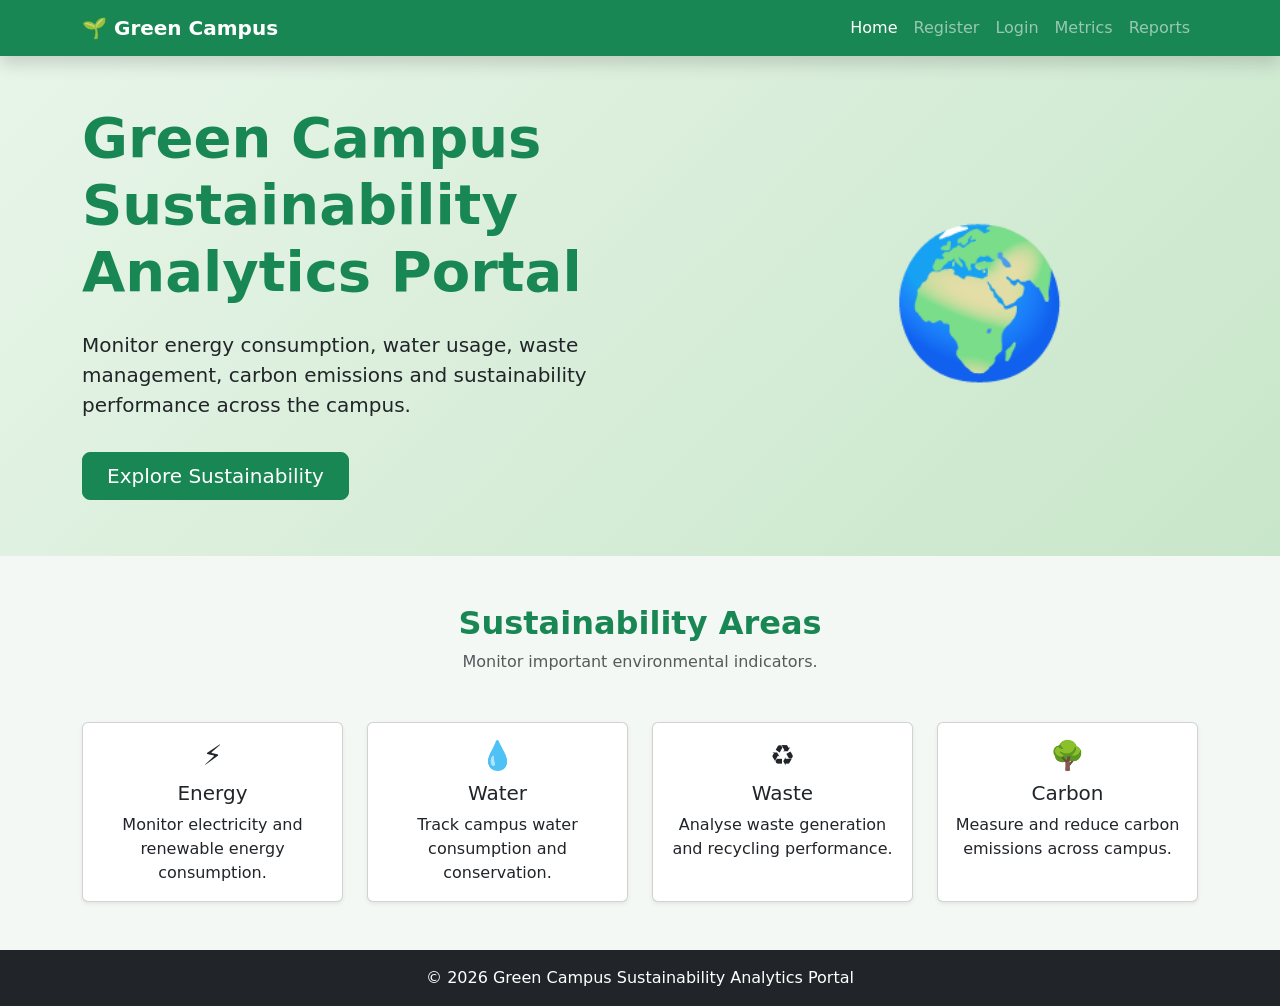
<file: index.html>
<!DOCTYPE html>
<html lang="en">
<head>
    <meta charset="UTF-8">
    <meta name="viewport" content="width=device-width, initial-scale=1.0">

    <title>Green Campus Sustainability Portal</title>

    <!-- Bootstrap CSS -->
    <link href="https://cdn.jsdelivr.net/npm/bootstrap@5.3.3/dist/css/bootstrap.min.css"
          rel="stylesheet">

    <!-- Custom CSS -->
    <link rel="stylesheet" href="style.css">
</head>

<body>

<!-- NAVBAR -->
<nav class="navbar navbar-expand-lg navbar-dark bg-success shadow">

    <div class="container">

        <a class="navbar-brand fw-bold" href="index.html">
            🌱 Green Campus
        </a>

        <button class="navbar-toggler"
                type="button"
                data-bs-toggle="collapse"
                data-bs-target="#navbarMenu">

            <span class="navbar-toggler-icon"></span>

        </button>

        <div class="collapse navbar-collapse"
             id="navbarMenu">

            <ul class="navbar-nav ms-auto">

                <li class="nav-item">
                    <a class="nav-link active"
                       href="index.html">
                        Home
                    </a>
                </li>

                <li class="nav-item">
                    <a class="nav-link"
                       href="register.html">
                        Register
                    </a>
                </li>

                <li class="nav-item">
                    <a class="nav-link"
                       href="login.html">
                        Login
                    </a>
                </li>

                <li class="nav-item">
                    <a class="nav-link"
                       href="metrics.html">
                        Metrics
                    </a>
                </li>

                <li class="nav-item">
                    <a class="nav-link"
                       href="reports.html">
                        Reports
                    </a>
                </li>

            </ul>

        </div>

    </div>

</nav>


<!-- HERO SECTION -->
<section class="hero-section py-5">

    <div class="container">

        <div class="row align-items-center g-5">

            <!-- HERO TEXT -->
            <div class="col-lg-7 text-center text-lg-start">

                <h1 class="display-4 fw-bold text-success">
                    Green Campus Sustainability Analytics Portal
                </h1>

                <p class="lead mt-4">
                    Monitor energy consumption, water usage,
                    waste management, carbon emissions and
                    sustainability performance across the campus.
                </p>

                <a href="metrics.html"
                   class="btn btn-success btn-lg mt-3 px-4">

                    Explore Sustainability

                </a>

            </div>


            <!-- HERO ICON -->
            <div class="col-lg-5 text-center">

                <div class="earth-icon">
                    🌍
                </div>

            </div>

        </div>

    </div>

</section>


<!-- FEATURES -->
<section class="py-5">

    <div class="container">

        <div class="text-center mb-5">

            <h2 class="fw-bold text-success">
                Sustainability Areas
            </h2>

            <p class="text-muted">
                Monitor important environmental indicators.
            </p>

        </div>


        <div class="row g-4">

            <div class="col-md-6 col-lg-3">

                <div class="card h-100 shadow-sm feature-card">

                    <div class="card-body text-center">

                        <h3>⚡</h3>

                        <h5 class="card-title">
                            Energy
                        </h5>

                        <p class="card-text">
                            Monitor electricity and renewable
                            energy consumption.
                        </p>

                    </div>

                </div>

            </div>


            <div class="col-md-6 col-lg-3">

                <div class="card h-100 shadow-sm feature-card">

                    <div class="card-body text-center">

                        <h3>💧</h3>

                        <h5 class="card-title">
                            Water
                        </h5>

                        <p class="card-text">
                            Track campus water consumption
                            and conservation.
                        </p>

                    </div>

                </div>

            </div>


            <div class="col-md-6 col-lg-3">

                <div class="card h-100 shadow-sm feature-card">

                    <div class="card-body text-center">

                        <h3>♻️</h3>

                        <h5 class="card-title">
                            Waste
                        </h5>

                        <p class="card-text">
                            Analyse waste generation and
                            recycling performance.
                        </p>

                    </div>

                </div>

            </div>


            <div class="col-md-6 col-lg-3">

                <div class="card h-100 shadow-sm feature-card">

                    <div class="card-body text-center">

                        <h3>🌳</h3>

                        <h5 class="card-title">
                            Carbon
                        </h5>

                        <p class="card-text">
                            Measure and reduce carbon
                            emissions across campus.
                        </p>

                    </div>

                </div>

            </div>

        </div>

    </div>

</section>


<!-- FOOTER -->
<footer class="bg-dark text-white text-center py-3 mt-auto">

    <p class="mb-0">
        © 2026 Green Campus Sustainability Analytics Portal
    </p>

</footer>


<!-- Bootstrap JS -->
<script src="https://cdn.jsdelivr.net/npm/bootstrap@5.3.3/dist/js/bootstrap.bundle.min.js"></script>

<script src="script.js"></script>

</body>
</html>
</file>
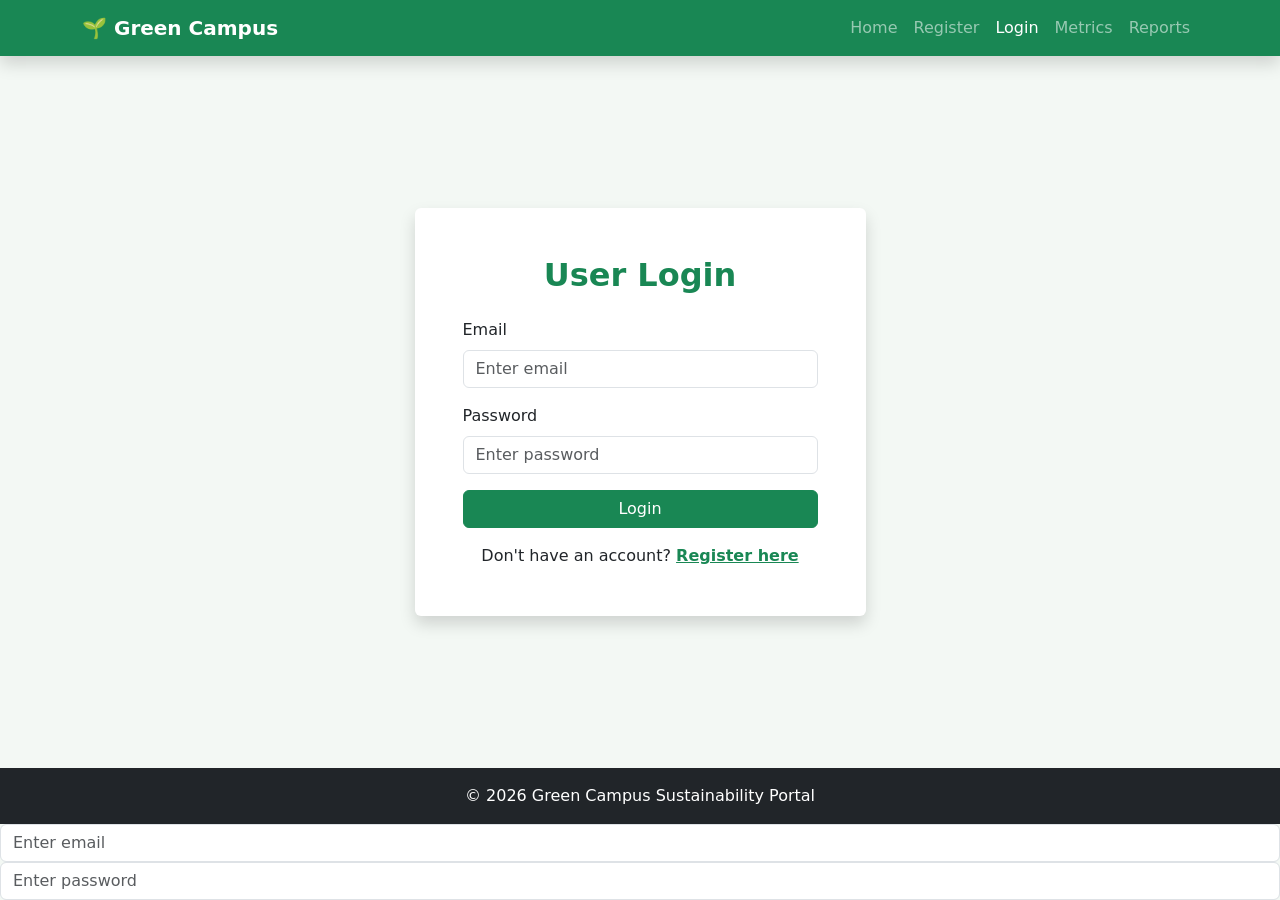
<file: login.html>
<!DOCTYPE html>
<html lang="en">

<head>

    <meta charset="UTF-8">

    <meta name="viewport"
          content="width=device-width, initial-scale=1.0">

    <title>Login - Green Campus</title>

    <link href="https://cdn.jsdelivr.net/npm/bootstrap@5.3.3/dist/css/bootstrap.min.css"
          rel="stylesheet">

    <link rel="stylesheet"
          href="style.css">

</head>


<body class="d-flex flex-column min-vh-100">


<!-- NAVBAR -->
<nav class="navbar navbar-expand-lg navbar-dark bg-success shadow">

    <div class="container">

        <a class="navbar-brand fw-bold"
           href="index.html">

            🌱 Green Campus

        </a>


        <button class="navbar-toggler"
                type="button"
                data-bs-toggle="collapse"
                data-bs-target="#navbarMenu">

            <span class="navbar-toggler-icon"></span>

        </button>


        <div class="collapse navbar-collapse"
             id="navbarMenu">

            <ul class="navbar-nav ms-auto">

                <li class="nav-item">
                    <a class="nav-link"
                       href="index.html">
                        Home
                    </a>
                </li>

                <li class="nav-item">
                    <a class="nav-link"
                       href="register.html">
                        Register
                    </a>
                </li>

                <li class="nav-item">
                    <a class="nav-link active"
                       href="login.html">
                        Login
                    </a>
                </li>

                <li class="nav-item">
                    <a class="nav-link"
                       href="metrics.html">
                        Metrics
                    </a>
                </li>

                <li class="nav-item">
                    <a class="nav-link"
                       href="reports.html">
                        Reports
                    </a>
                </li>

            </ul>

        </div>

    </div>

</nav>


<!-- LOGIN FORM -->
<main class="flex-grow-1 d-flex align-items-center py-5">

    <div class="container">

        <div class="row justify-content-center">

            <div class="col-sm-10 col-md-8 col-lg-6 col-xl-5">

                <div class="card shadow border-0">

                    <div class="card-body p-4 p-md-5">

                        <h2 class="text-center text-success fw-bold mb-4">
                            User Login
                        </h2>


                        <form id="loginForm">

                            <div class="mb-3">

                                <label class="form-label">
                                    Email
                                </label>

                                <input type="email"
                                       class="form-control"
                                       id="loginEmail"
                                       placeholder="Enter email">

                            </div>


                            <div class="mb-3">

                                <label class="form-label">
                                    Password
                                </label>

                                <input type="password"
                                       class="form-control"
                                       id="loginPassword"
                                       placeholder="Enter password">

                            </div>


                            <button type="submit"
                                    class="btn btn-success w-100">

                                Login

                            </button>


                            <p id="loginMessage"
                               class="text-center mt-3 fw-bold">
                            </p>

                        </form>


                        <p class="text-center mt-3 mb-0">

                            Don't have an account?

                            <a href="register.html"
                               class="text-success fw-bold">

                                Register here

                            </a>

                        </p>

                    </div>

                </div>

            </div>

        </div>

    </div>

</main>


<footer class="bg-dark text-white text-center py-3">

    <p class="mb-0">
        © 2026 Green Campus Sustainability Portal
    </p>

</footer>


<script src="https://cdn.jsdelivr.net/npm/bootstrap@5.3.3/dist/js/bootstrap.bundle.min.js"></script>

<script src="script.js"></script>
<input type="email"
       class="form-control"
       id="loginEmail"
       placeholder="Enter email"
       required>

<input type="password"
       class="form-control"
       id="loginPassword"
       placeholder="Enter password"
       required>

</body>
</html>
</file>
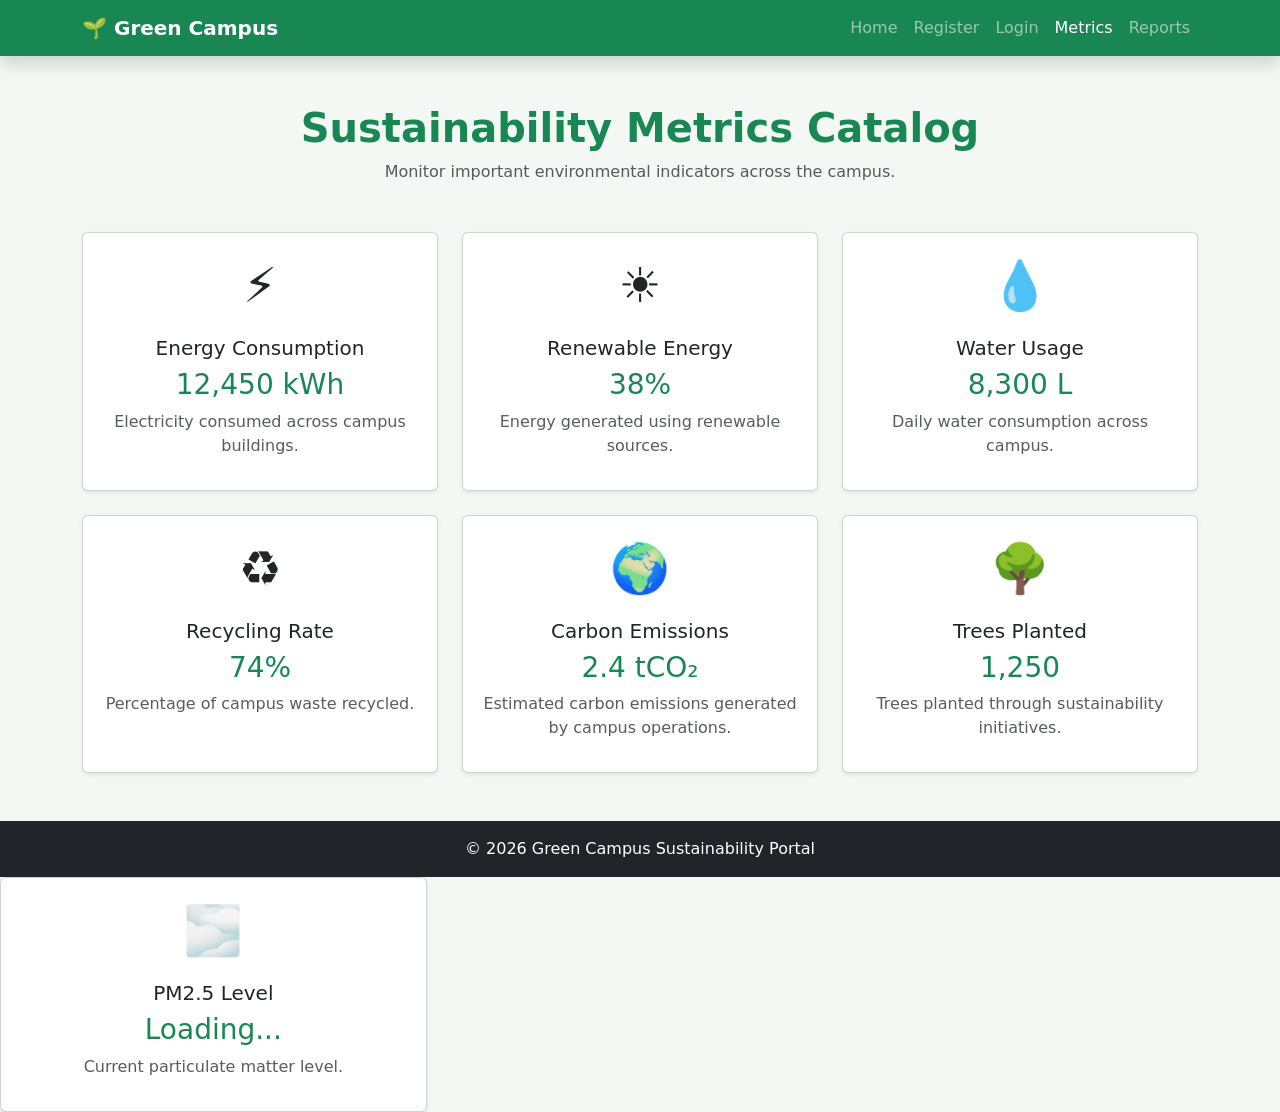
<file: metrics.html>
<!DOCTYPE html>
<html lang="en">

<head>

    <meta charset="UTF-8">

    <meta name="viewport"
          content="width=device-width, initial-scale=1.0">

    <title>Sustainability Metrics</title>

    <link href="https://cdn.jsdelivr.net/npm/bootstrap@5.3.3/dist/css/bootstrap.min.css"
          rel="stylesheet">

    <link rel="stylesheet"
          href="style.css">

</head>


<body class="d-flex flex-column min-vh-100">


<!-- NAVBAR -->
<nav class="navbar navbar-expand-lg navbar-dark bg-success shadow">

    <div class="container">

        <a class="navbar-brand fw-bold"
           href="index.html">

            🌱 Green Campus

        </a>


        <button class="navbar-toggler"
                type="button"
                data-bs-toggle="collapse"
                data-bs-target="#navbarMenu">

            <span class="navbar-toggler-icon"></span>

        </button>


        <div class="collapse navbar-collapse"
             id="navbarMenu">

            <ul class="navbar-nav ms-auto">

                <li class="nav-item">
                    <a class="nav-link"
                       href="index.html">
                        Home
                    </a>
                </li>

                <li class="nav-item">
                    <a class="nav-link"
                       href="register.html">
                        Register
                    </a>
                </li>

                <li class="nav-item">
                    <a class="nav-link"
                       href="login.html">
                        Login
                    </a>
                </li>

                <li class="nav-item">
                    <a class="nav-link active"
                       href="metrics.html">
                        Metrics
                    </a>
                </li>

                <li class="nav-item">
                    <a class="nav-link"
                       href="reports.html">
                        Reports
                    </a>
                </li>

            </ul>

        </div>

    </div>

</nav>


<!-- METRICS -->
<main class="flex-grow-1 py-5">

    <div class="container">

        <div class="text-center mb-5">

            <h1 class="text-success fw-bold">
                Sustainability Metrics Catalog
            </h1>

            <p class="text-muted">
                Monitor important environmental indicators
                across the campus.
            </p>

        </div>


        <div class="row g-4">


            <!-- ENERGY -->
            <div class="col-sm-6 col-md-4">

                <div class="card h-100 shadow-sm metric-card">

                    <div class="card-body text-center">

                        <div class="metric-icon">
                            ⚡
                        </div>

                        <h5>
                            Energy Consumption
                        </h5>

                        <h3 class="text-success">
                            12,450 kWh
                        </h3>

                        <p class="text-muted">
                            Electricity consumed across
                            campus buildings.
                        </p>

                    </div>

                </div>

            </div>


            <!-- RENEWABLE -->
            <div class="col-sm-6 col-md-4">

                <div class="card h-100 shadow-sm metric-card">

                    <div class="card-body text-center">

                        <div class="metric-icon">
                            ☀️
                        </div>

                        <h5>
                            Renewable Energy
                        </h5>

                        <h3 class="text-success">
                            38%
                        </h3>

                        <p class="text-muted">
                            Energy generated using renewable
                            sources.
                        </p>

                    </div>

                </div>

            </div>


            <!-- WATER -->
            <div class="col-sm-6 col-md-4">

                <div class="card h-100 shadow-sm metric-card">

                    <div class="card-body text-center">

                        <div class="metric-icon">
                            💧
                        </div>

                        <h5>
                            Water Usage
                        </h5>

                        <h3 class="text-success">
                            8,300 L
                        </h3>

                        <p class="text-muted">
                            Daily water consumption across campus.
                        </p>

                    </div>

                </div>

            </div>


            <!-- WASTE -->
            <div class="col-sm-6 col-md-4">

                <div class="card h-100 shadow-sm metric-card">

                    <div class="card-body text-center">

                        <div class="metric-icon">
                            ♻️
                        </div>

                        <h5>
                            Recycling Rate
                        </h5>

                        <h3 class="text-success">
                            74%
                        </h3>

                        <p class="text-muted">
                            Percentage of campus waste recycled.
                        </p>

                    </div>

                </div>

            </div>


            <!-- CARBON -->
            <div class="col-sm-6 col-md-4">

                <div class="card h-100 shadow-sm metric-card">

                    <div class="card-body text-center">

                        <div class="metric-icon">
                            🌍
                        </div>

                        <h5>
                            Carbon Emissions
                        </h5>

                        <h3 class="text-success">
                            2.4 tCO₂
                        </h3>

                        <p class="text-muted">
                            Estimated carbon emissions
                            generated by campus operations.
                        </p>

                    </div>

                </div>

            </div>


            <!-- TREES -->
            <div class="col-sm-6 col-md-4">

                <div class="card h-100 shadow-sm metric-card">

                    <div class="card-body text-center">

                        <div class="metric-icon">
                            🌳
                        </div>

                        <h5>
                            Trees Planted
                        </h5>

                        <h3 class="text-success">
                            1,250
                        </h3>

                        <p class="text-muted">
                            Trees planted through sustainability
                            initiatives.
                        </p>

                    </div>

                </div>

            </div>


        </div>

    </div>

</main>


<footer class="bg-dark text-white text-center py-3">

    <p class="mb-0">
        © 2026 Green Campus Sustainability Portal
    </p>

</footer>


<script src="https://cdn.jsdelivr.net/npm/bootstrap@5.3.3/dist/js/bootstrap.bundle.min.js"></script>

</body>
</html>
<div class="col-sm-6 col-md-4">

    <div class="card h-100 shadow-sm metric-card">

        <div class="card-body text-center">

            <div class="metric-icon">
                🌫️
            </div>

            <h5>PM2.5 Level</h5>

            <h3 class="text-success"
                id="pm25">

                Loading...

            </h3>

            <p class="text-muted">
                Current particulate matter level.
            </p>

        </div>

    </div>

</div>
</file>
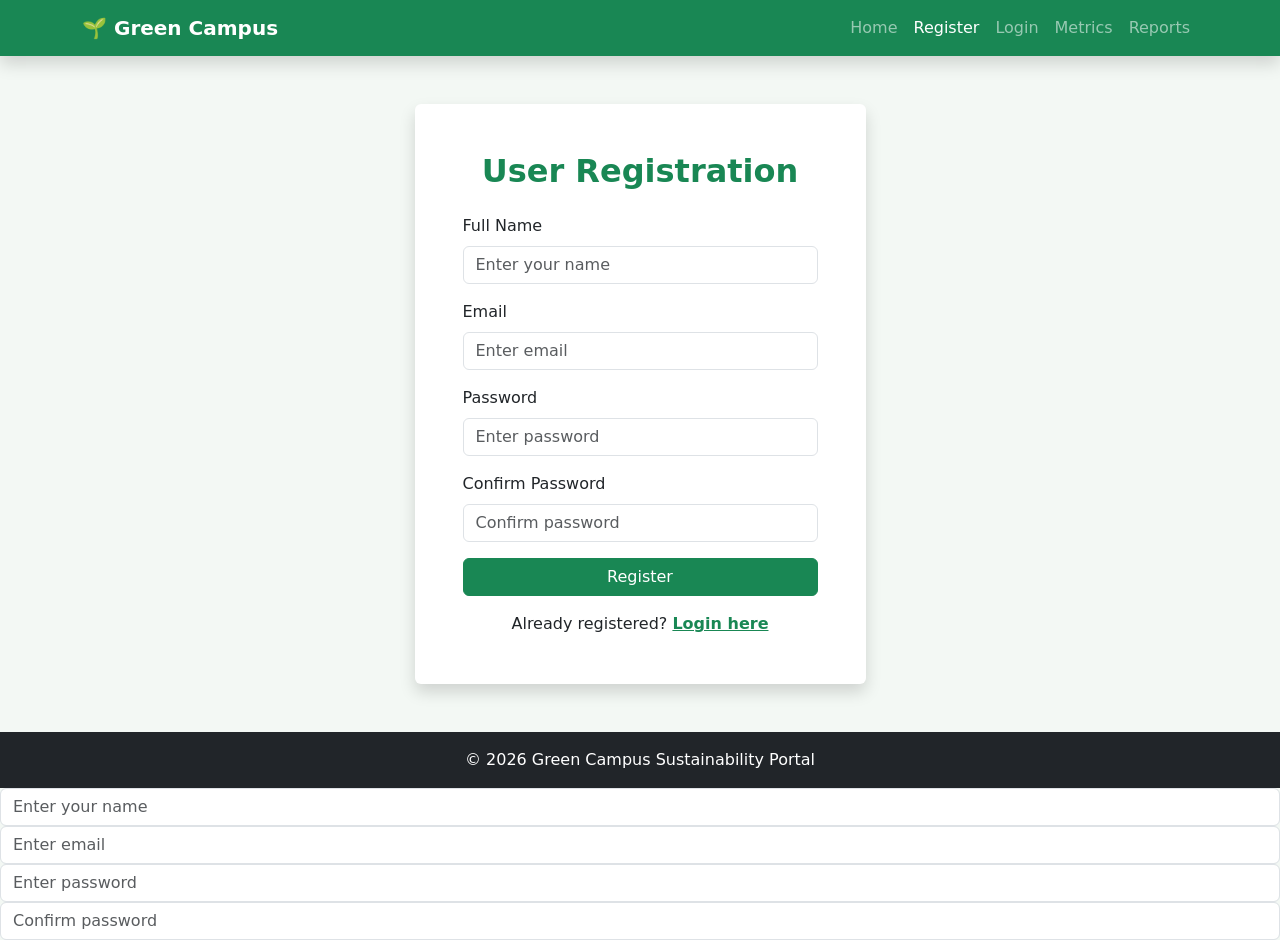
<file: register.html>
<!DOCTYPE html>
<html lang="en">

<head>

    <meta charset="UTF-8">

    <meta name="viewport"
          content="width=device-width, initial-scale=1.0">

    <title>Register - Green Campus</title>

    <link href="https://cdn.jsdelivr.net/npm/bootstrap@5.3.3/dist/css/bootstrap.min.css"
          rel="stylesheet">

    <link rel="stylesheet"
          href="style.css">

</head>


<body class="d-flex flex-column min-vh-100">


<!-- NAVBAR -->
<nav class="navbar navbar-expand-lg navbar-dark bg-success shadow">

    <div class="container">

        <a class="navbar-brand fw-bold"
           href="index.html">

            🌱 Green Campus

        </a>


        <button class="navbar-toggler"
                type="button"
                data-bs-toggle="collapse"
                data-bs-target="#navbarMenu">

            <span class="navbar-toggler-icon"></span>

        </button>


        <div class="collapse navbar-collapse"
             id="navbarMenu">

            <ul class="navbar-nav ms-auto">

                <li class="nav-item">
                    <a class="nav-link"
                       href="index.html">
                        Home
                    </a>
                </li>

                <li class="nav-item">
                    <a class="nav-link active"
                       href="register.html">
                        Register
                    </a>
                </li>

                <li class="nav-item">
                    <a class="nav-link"
                       href="login.html">
                        Login
                    </a>
                </li>

                <li class="nav-item">
                    <a class="nav-link"
                       href="metrics.html">
                        Metrics
                    </a>
                </li>

                <li class="nav-item">
                    <a class="nav-link"
                       href="reports.html">
                        Reports
                    </a>
                </li>

            </ul>

        </div>

    </div>

</nav>


<!-- REGISTRATION FORM -->
<main class="flex-grow-1 d-flex align-items-center py-5">

    <div class="container">

        <div class="row justify-content-center">

            <div class="col-sm-10 col-md-8 col-lg-6 col-xl-5">

                <div class="card shadow border-0">

                    <div class="card-body p-4 p-md-5">

                        <h2 class="text-center text-success fw-bold mb-4">
                            User Registration
                        </h2>


                        <form id="registerForm"
                              novalidate>

                            <!-- NAME -->
                            <div class="mb-3">

                                <label class="form-label">
                                    Full Name
                                </label>

                                <input type="text"
                                       class="form-control"
                                       id="fullname"
                                       placeholder="Enter your name">

                            </div>


                            <!-- EMAIL -->
                            <div class="mb-3">

                                <label class="form-label">
                                    Email
                                </label>

                                <input type="email"
                                       class="form-control"
                                       id="email"
                                       placeholder="Enter email">

                            </div>


                            <!-- PASSWORD -->
                            <div class="mb-3">

                                <label class="form-label">
                                    Password
                                </label>

                                <input type="password"
                                       class="form-control"
                                       id="password"
                                       placeholder="Enter password">

                            </div>


                            <!-- CONFIRM PASSWORD -->
                            <div class="mb-3">

                                <label class="form-label">
                                    Confirm Password
                                </label>

                                <input type="password"
                                       class="form-control"
                                       id="confirmPassword"
                                       placeholder="Confirm password">

                            </div>


                            <!-- BUTTON -->
                            <button type="submit"
                                    class="btn btn-success w-100">

                                Register

                            </button>


                            <p id="registerMessage"
                               class="text-center mt-3 fw-bold">
                            </p>

                        </form>


                        <p class="text-center mt-3 mb-0">

                            Already registered?

                            <a href="login.html"
                               class="text-success fw-bold">

                                Login here

                            </a>

                        </p>

                    </div>

                </div>

            </div>

        </div>

    </div>

</main>


<footer class="bg-dark text-white text-center py-3">

    <p class="mb-0">
        © 2026 Green Campus Sustainability Portal
    </p>

</footer>


<script src="https://cdn.jsdelivr.net/npm/bootstrap@5.3.3/dist/js/bootstrap.bundle.min.js"></script>

<script src="script.js"></script>

</body>
</html>
<input type="text"
       class="form-control"
       id="fullname"
       placeholder="Enter your name"
       required>

<input type="email"
       class="form-control"
       id="email"
       placeholder="Enter email"
       required>

<input type="password"
       class="form-control"
       id="password"
       placeholder="Enter password"
       required>

<input type="password"
       class="form-control"
       id="confirmPassword"
       placeholder="Confirm password"
       required>
</file>
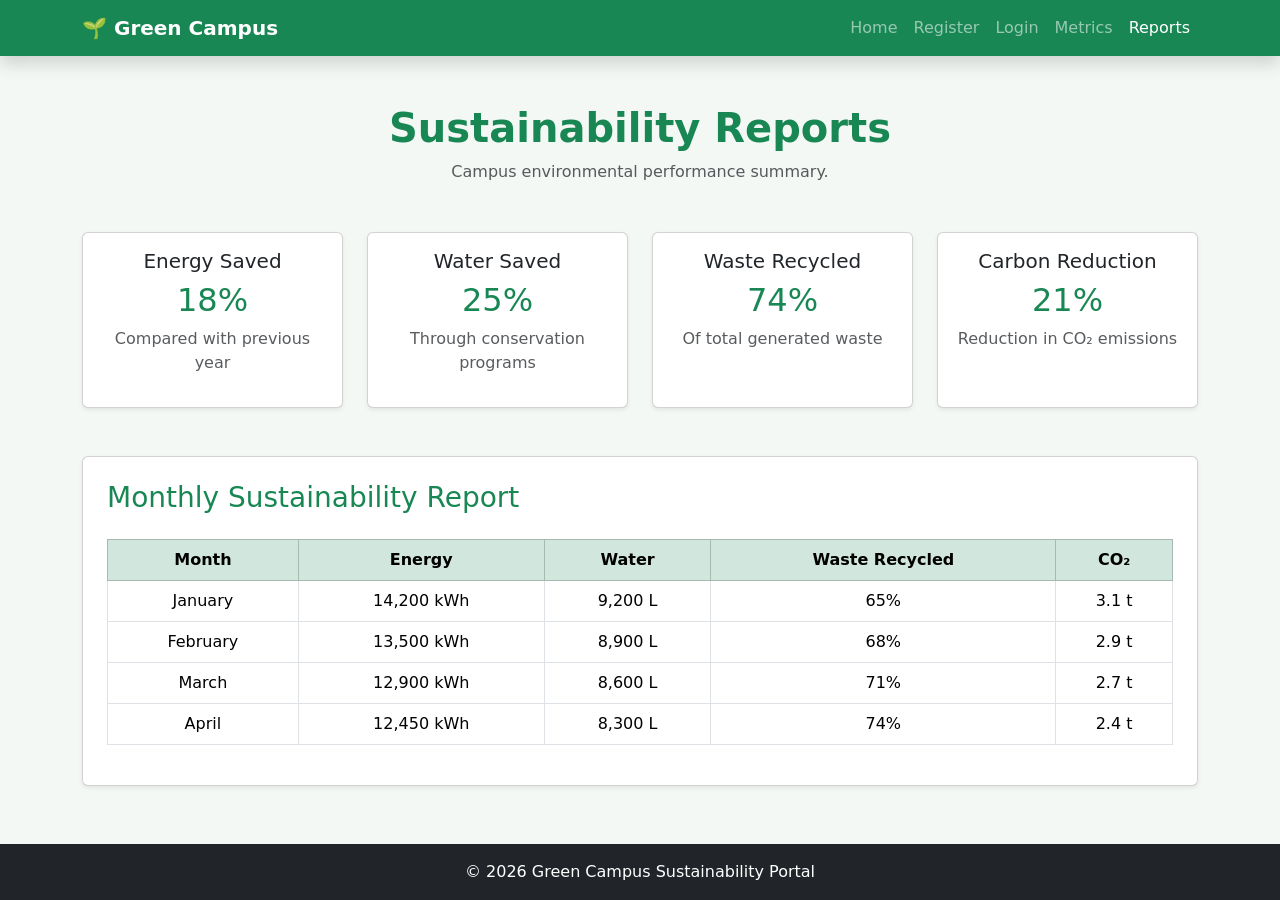
<file: reports.html>
<!DOCTYPE html>
<html lang="en">

<head>

    <meta charset="UTF-8">

    <meta name="viewport"
          content="width=device-width, initial-scale=1.0">

    <title>Reports - Green Campus</title>

    <link href="https://cdn.jsdelivr.net/npm/bootstrap@5.3.3/dist/css/bootstrap.min.css"
          rel="stylesheet">

    <link rel="stylesheet"
          href="style.css">

</head>


<body class="d-flex flex-column min-vh-100">


<!-- NAVBAR -->
<nav class="navbar navbar-expand-lg navbar-dark bg-success shadow">

    <div class="container">

        <a class="navbar-brand fw-bold"
           href="index.html">

            🌱 Green Campus

        </a>


        <button class="navbar-toggler"
                type="button"
                data-bs-toggle="collapse"
                data-bs-target="#navbarMenu">

            <span class="navbar-toggler-icon"></span>

        </button>


        <div class="collapse navbar-collapse"
             id="navbarMenu">

            <ul class="navbar-nav ms-auto">

                <li class="nav-item">
                    <a class="nav-link"
                       href="index.html">
                        Home
                    </a>
                </li>

                <li class="nav-item">
                    <a class="nav-link"
                       href="register.html">
                        Register
                    </a>
                </li>

                <li class="nav-item">
                    <a class="nav-link"
                       href="login.html">
                        Login
                    </a>
                </li>

                <li class="nav-item">
                    <a class="nav-link"
                       href="metrics.html">
                        Metrics
                    </a>
                </li>

                <li class="nav-item">
                    <a class="nav-link active"
                       href="reports.html">
                        Reports
                    </a>
                </li>

            </ul>

        </div>

    </div>

</nav>


<!-- REPORTS -->
<main class="flex-grow-1 py-5">

    <div class="container">


        <div class="text-center mb-5">

            <h1 class="text-success fw-bold">
                Sustainability Reports
            </h1>

            <p class="text-muted">
                Campus environmental performance summary.
            </p>

        </div>


        <!-- REPORT CARDS -->
        <div class="row g-4 mb-5">


            <div class="col-sm-6 col-lg-3">

                <div class="card h-100 shadow-sm text-center">

                    <div class="card-body">

                        <h5>
                            Energy Saved
                        </h5>

                        <h2 class="text-success">
                            18%
                        </h2>

                        <p class="text-muted">
                            Compared with previous year
                        </p>

                    </div>

                </div>

            </div>


            <div class="col-sm-6 col-lg-3">

                <div class="card h-100 shadow-sm text-center">

                    <div class="card-body">

                        <h5>
                            Water Saved
                        </h5>

                        <h2 class="text-success">
                            25%
                        </h2>

                        <p class="text-muted">
                            Through conservation programs
                        </p>

                    </div>

                </div>

            </div>


            <div class="col-sm-6 col-lg-3">

                <div class="card h-100 shadow-sm text-center">

                    <div class="card-body">

                        <h5>
                            Waste Recycled
                        </h5>

                        <h2 class="text-success">
                            74%
                        </h2>

                        <p class="text-muted">
                            Of total generated waste
                        </p>

                    </div>

                </div>

            </div>


            <div class="col-sm-6 col-lg-3">

                <div class="card h-100 shadow-sm text-center">

                    <div class="card-body">

                        <h5>
                            Carbon Reduction
                        </h5>

                        <h2 class="text-success">
                            21%
                        </h2>

                        <p class="text-muted">
                            Reduction in CO₂ emissions
                        </p>

                    </div>

                </div>

            </div>


        </div>


        <!-- TABLE -->
        <div class="card shadow-sm">

            <div class="card-body p-4">

                <h3 class="text-success mb-4">
                    Monthly Sustainability Report
                </h3>


                <div class="table-responsive">

                    <table class="table table-hover table-bordered align-middle text-center">

                        <thead class="table-success">

                            <tr>

                                <th>Month</th>
                                <th>Energy</th>
                                <th>Water</th>
                                <th>Waste Recycled</th>
                                <th>CO₂</th>

                            </tr>

                        </thead>


                        <tbody>

                            <tr>

                                <td>January</td>
                                <td>14,200 kWh</td>
                                <td>9,200 L</td>
                                <td>65%</td>
                                <td>3.1 t</td>

                            </tr>


                            <tr>

                                <td>February</td>
                                <td>13,500 kWh</td>
                                <td>8,900 L</td>
                                <td>68%</td>
                                <td>2.9 t</td>

                            </tr>


                            <tr>

                                <td>March</td>
                                <td>12,900 kWh</td>
                                <td>8,600 L</td>
                                <td>71%</td>
                                <td>2.7 t</td>

                            </tr>


                            <tr>

                                <td>April</td>
                                <td>12,450 kWh</td>
                                <td>8,300 L</td>
                                <td>74%</td>
                                <td>2.4 t</td>

                            </tr>

                        </tbody>

                    </table>

                </div>

            </div>

        </div>


    </div>

</main>


<footer class="bg-dark text-white text-center py-3">

    <p class="mb-0">
        © 2026 Green Campus Sustainability Portal
    </p>

</footer>


<script src="https://cdn.jsdelivr.net/npm/bootstrap@5.3.3/dist/js/bootstrap.bundle.min.js"></script>

</body>
</html>
</file>
<file: style.css>
body {
    background-color: #f3f8f4;
}

/* Hero Section */
.hero-section {
    background: linear-gradient(
        135deg,
        #e8f5e9,
        #c8e6c9
    );
    min-height: 500px;
}

/* Animated Earth */
.earth-icon {
    font-size: 9rem;
    animation: float 3s ease-in-out infinite;
}

@keyframes float {

    0%,
    100% {
        transform: translateY(0);
    }

    50% {
        transform: translateY(-15px);
    }

}


/* Feature Cards */
.feature-card {
    transition: transform 0.3s,
                box-shadow 0.3s;
}

.feature-card:hover {
    transform: translateY(-8px);
    box-shadow: 0 12px 25px
                rgba(0, 0, 0, 0.15) !important;
}


/* Metric Cards */
.metric-card {
    transition: 0.3s;
}

.metric-card:hover {
    transform: translateY(-8px);
}

.metric-icon {
    font-size: 3rem;
    margin-bottom: 15px;
}


/* Mobile Adjustments */
@media (max-width: 576px) {

    .earth-icon {
        font-size: 6rem;
    }

    .hero-section h1 {
        font-size: 2rem;
    }

}
</file>
